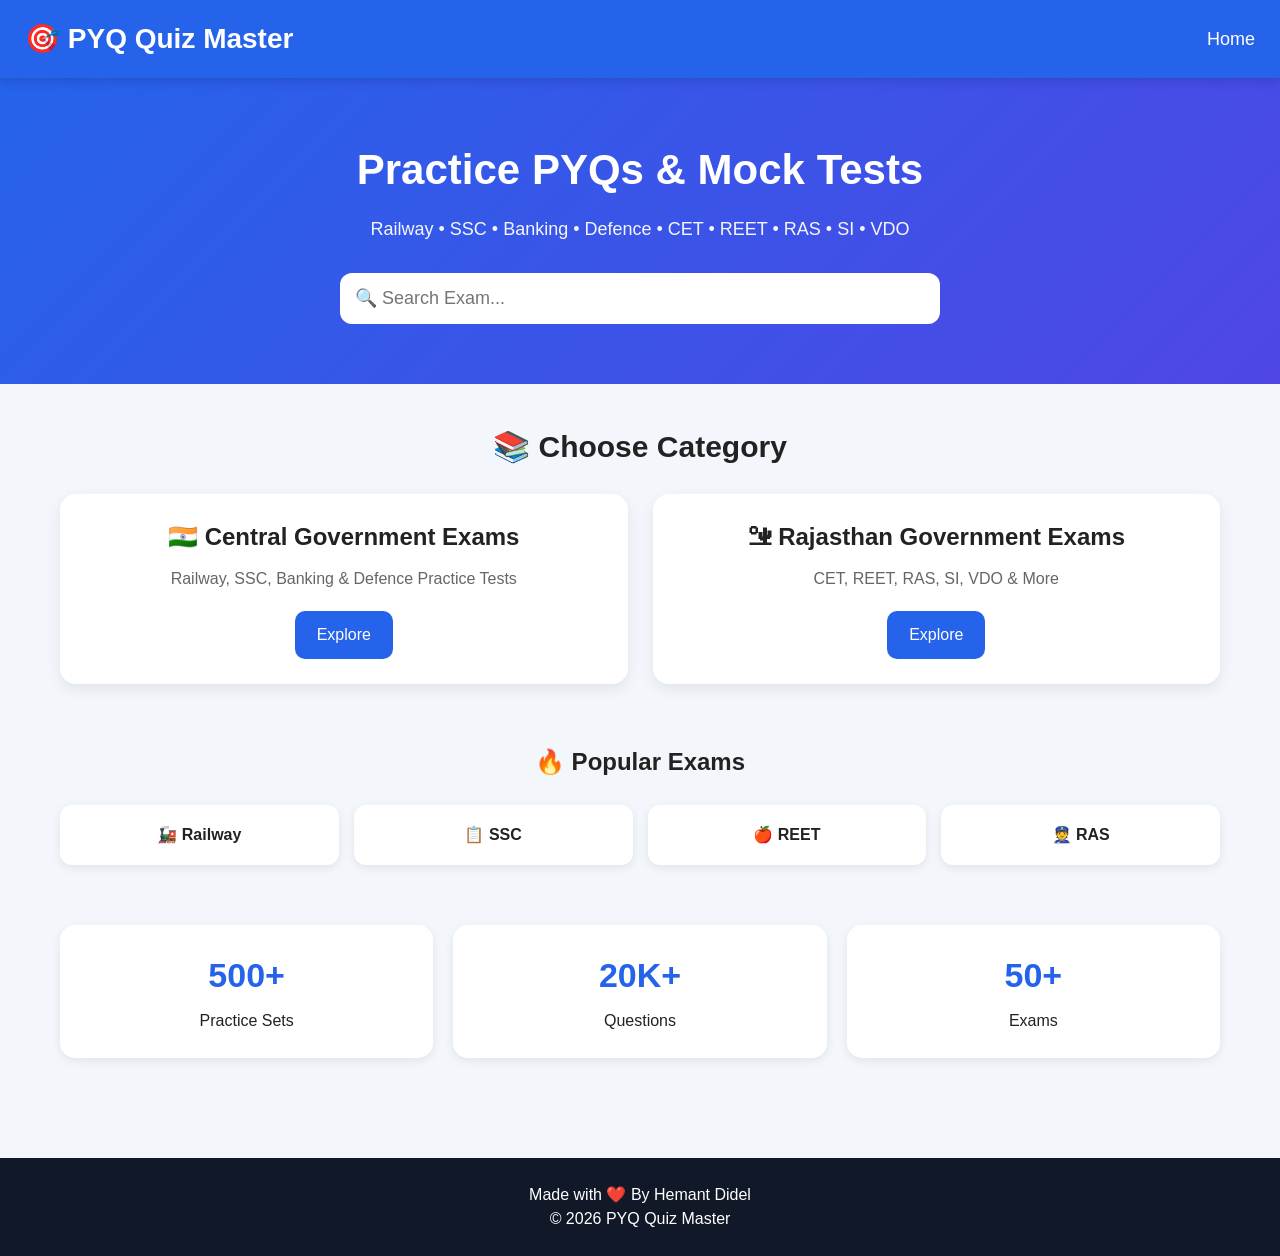
<file: index.html>
<!DOCTYPE html>
<html lang="hi">

<head>

<meta charset="UTF-8">

<meta name="viewport" content="width=device-width, initial-scale=1.0">

<title>PYQ Quiz Master</title>

<link rel="stylesheet" href="css/style.css">

</head>

<body>

<header class="header">

<div class="logo">

🎯 PYQ Quiz Master

</div>

<nav>

<a href="index.html">Home</a>

</nav>

</header>

<section class="hero">

<h1>

Practice PYQs & Mock Tests

</h1>

<p>

Railway • SSC • Banking • Defence • CET • REET • RAS • SI • VDO

</p>

<div class="search">

<input
type="text"
id="searchInput"
placeholder="🔍 Search Exam...">

</div>

</section>

<main class="container">

<h2 class="title">

📚 Choose Category

</h2>

<div

class="grid"

id="categoryContainer">

<div class="card">

<h3>

Loading...

</h3>

</div>

</div>

<section class="popular">

<h2>

🔥 Popular Exams

</h2>

<div class="popular-grid">

<a
class="popular-item"
href="category.html?category=central">

🚂 Railway

</a>

<a
class="popular-item"
href="category.html?category=central">

📋 SSC

</a>

<a
class="popular-item"
href="category.html?category=rajasthan">

🍎 REET

</a>

<a
class="popular-item"
href="category.html?category=rajasthan">

👮 RAS

</a>

</div>

</section>

<section class="stats">

<div class="stat">

<h3>

500+

</h3>

<p>

Practice Sets

</p>

</div>

<div class="stat">

<h3>

20K+

</h3>

<p>

Questions

</p>

</div>

<div class="stat">

<h3>

50+

</h3>

<p>

Exams

</p>

</div>

</section>

</main>

<footer>

<p>

Made with ❤️ By Hemant Didel

</p>

<p>

© 2026 PYQ Quiz Master

</p>

</footer>

<script src="js/app.js"></script>

</body>

</html>
</file>
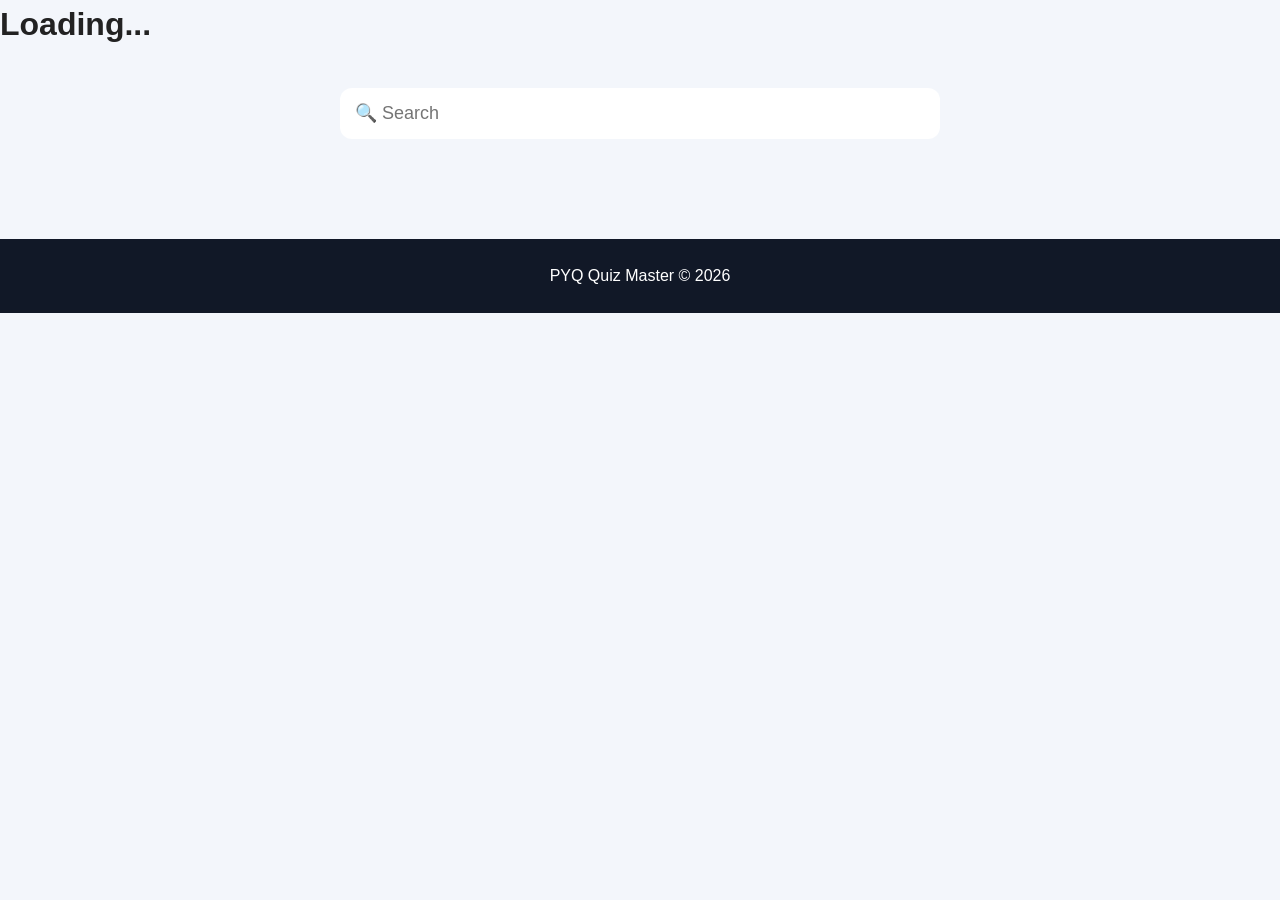
<file: exam.html>
<!DOCTYPE html>
<html lang="hi">

<head>

<meta charset="UTF-8">

<meta name="viewport" content="width=device-width, initial-scale=1.0">

<title>Exams</title>

<link rel="stylesheet" href="css/style.css">

</head>

<body>

<header>

<h1 id="pageTitle">
Loading...
</h1>

</header>

<div class="container">

<div class="search">

<input
id="searchInput"
type="text"
placeholder="🔍 Search">

</div>

<div
class="grid"
id="examContainer">

</div>

</div>

<footer>

PYQ Quiz Master © 2026

</footer>

<script src="js/exam.js"></script>

</body>

</html>
</file>
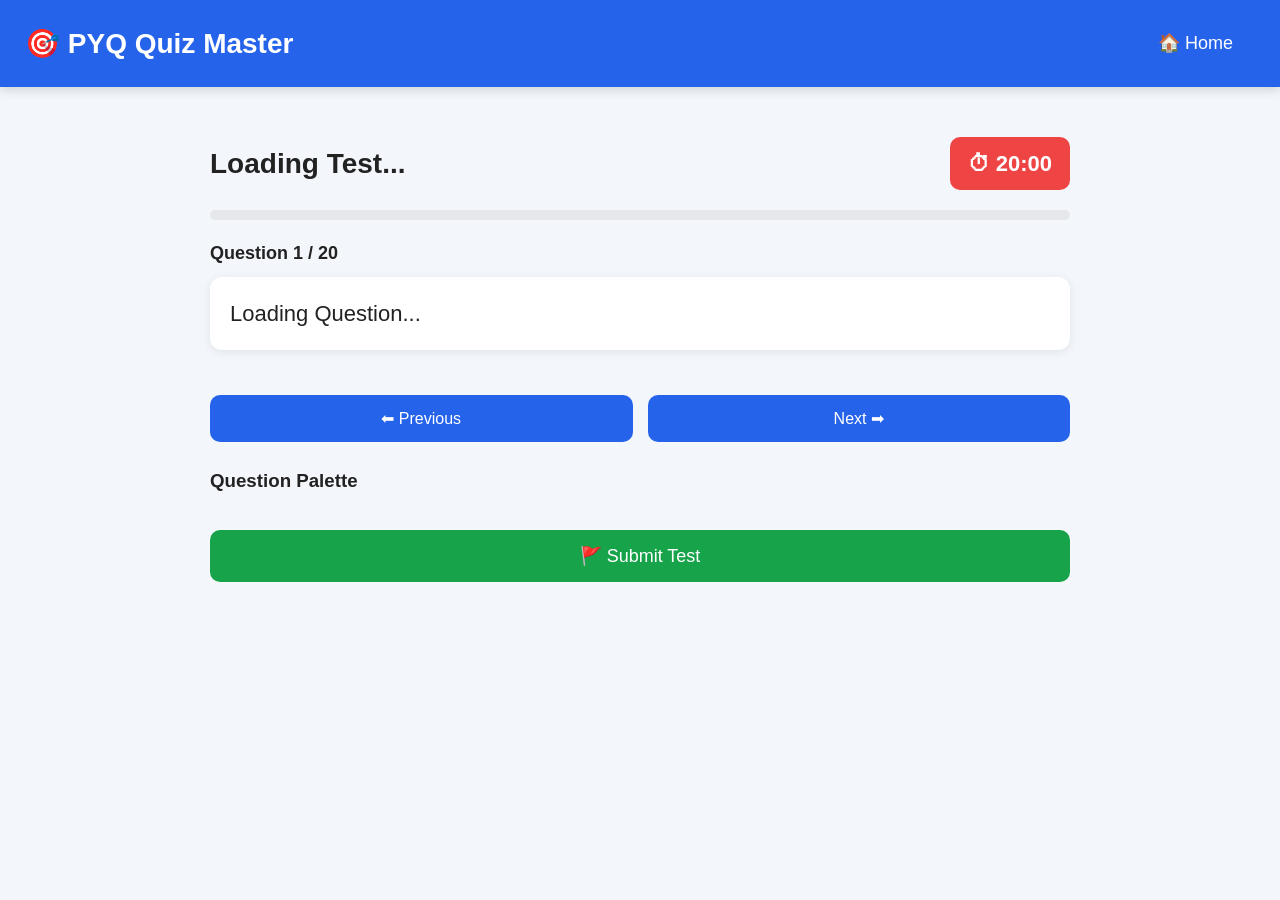
<file: quiz.html>
<!DOCTYPE html>
<html lang="hi">

<head>

<meta charset="UTF-8">

<meta name="viewport" content="width=device-width, initial-scale=1.0">

<title>Quiz | PYQ Quiz Master</title>

<link rel="stylesheet" href="css/style.css">

<link rel="stylesheet" href="css/quiz.css">

</head>

<body>

<header class="header">

<div class="logo">

🎯 PYQ Quiz Master

</div>

<a href="index.html" class="btn">

🏠 Home

</a>

</header>

<div class="quiz-container">

<div class="quiz-top">

<h2 id="quizTitle">

Loading Test...

</h2>

<div id="timer">

⏱ 20:00

</div>

</div>

<div class="progress">

<div id="progressBar"></div>

</div>

<div id="questionNumber">

Question 1 / 20

</div>

<div id="questionBox">

Loading Question...

</div>

<div id="optionsBox">

</div>

<div class="navigation">

<button id="prevBtn">

⬅ Previous

</button>

<button id="nextBtn">

Next ➡

</button>

</div>

<h3>

Question Palette

</h3>

<div id="palette">

</div>

<button id="submitBtn">

🚩 Submit Test

</button>

</div>

<script src="js/quiz.js"></script>

</body>

</html>
</file>
<file: css/style.css>
/* =========================
   RESET
========================= */

*{
margin:0;
padding:0;
box-sizing:border-box;
font-family:Arial,sans-serif;
}

body{
background:#f3f6fb;
color:#222;
line-height:1.5;
}

/* =========================
   HEADER
========================= */

.header{

display:flex;
justify-content:space-between;
align-items:center;

padding:18px 25px;

background:#2563eb;

color:#fff;

position:sticky;
top:0;

z-index:1000;

box-shadow:0 3px 10px rgba(0,0,0,.15);

}

.logo{

font-size:28px;
font-weight:bold;

}

.header a{

color:white;
text-decoration:none;
font-size:18px;

}

/* =========================
   HERO
========================= */

.hero{

padding:60px 20px;

text-align:center;

background:linear-gradient(135deg,#2563eb,#4f46e5);

color:white;

}

.hero h1{

font-size:42px;
margin-bottom:15px;

}

.hero p{

font-size:18px;
opacity:.95;

margin-bottom:30px;

}

/* =========================
   SEARCH
========================= */

.search{

max-width:600px;
margin:auto;

}

.search input{

width:100%;

padding:15px;

font-size:18px;

border:none;

border-radius:12px;

outline:none;

}

/* =========================
   CONTAINER
========================= */

.container{

max-width:1200px;

margin:auto;

padding:40px 20px;

}

.title{

margin-bottom:25px;

font-size:30px;

text-align:center;

}

/* =========================
   GRID
========================= */

.grid{

display:grid;

grid-template-columns:

repeat(auto-fit,minmax(280px,1fr));

gap:25px;

}

/* =========================
   CARD
========================= */

.card{

background:white;

padding:25px;

border-radius:16px;

box-shadow:0 5px 15px rgba(0,0,0,.08);

transition:.3s;

text-align:center;

}

.card:hover{

transform:translateY(-8px);

}

.card h2,
.card h3{

margin-bottom:12px;

}

.card p{

color:#666;

margin-bottom:20px;

}

/* =========================
   BUTTON
========================= */

.btn{

display:inline-block;

padding:12px 22px;

background:#2563eb;

color:white;

text-decoration:none;

border-radius:10px;

transition:.3s;

}

.btn:hover{

background:#1d4ed8;

}

/* =========================
   POPULAR
========================= */

.popular{

margin-top:60px;

}

.popular h2{

text-align:center;

margin-bottom:25px;

}

.popular-grid{

display:grid;

grid-template-columns:

repeat(auto-fit,minmax(160px,1fr));

gap:15px;

}

.popular-item{

background:white;

padding:18px;

border-radius:12px;

text-align:center;

text-decoration:none;

color:#222;

font-weight:bold;

box-shadow:0 3px 10px rgba(0,0,0,.08);

transition:.3s;

}

.popular-item:hover{

background:#2563eb;

color:white;

}

/* =========================
   STATS
========================= */

.stats{

display:grid;

grid-template-columns:

repeat(auto-fit,minmax(180px,1fr));

gap:20px;

margin-top:60px;

}

.stat{

background:white;

padding:25px;

border-radius:15px;

text-align:center;

box-shadow:0 3px 10px rgba(0,0,0,.08);

}

.stat h3{

font-size:34px;

color:#2563eb;

margin-bottom:8px;

}

/* =========================
   FOOTER
========================= */

footer{

margin-top:60px;

padding:25px;

background:#111827;

color:white;

text-align:center;

}

/* =========================
   MOBILE
========================= */

@media(max-width:768px){

.header{

padding:15px;

}

.logo{

font-size:22px;

}

.hero{

padding:40px 15px;

}

.hero h1{

font-size:28px;

}

.hero p{

font-size:15px;

}

.title{

font-size:24px;

}

.search input{

font-size:16px;

padding:12px;

}

.container{

padding:20px 15px;

}

}
</file>
<file: css/quiz.css>
/* ===========================
   QUIZ CONTAINER
=========================== */

.quiz-container{

max-width:900px;

margin:30px auto;

padding:20px;

}

/* ===========================
   TOP
=========================== */

.quiz-top{

display:flex;

justify-content:space-between;

align-items:center;

margin-bottom:20px;

gap:20px;

flex-wrap:wrap;

}

#quizTitle{

font-size:28px;

}

#timer{

background:#ef4444;

color:white;

padding:10px 18px;

border-radius:10px;

font-size:22px;

font-weight:bold;

}

/* ===========================
   PROGRESS
=========================== */

.progress{

width:100%;

height:10px;

background:#e5e7eb;

border-radius:20px;

overflow:hidden;

margin-bottom:20px;

}

#progressBar{

width:0%;

height:100%;

background:#2563eb;

transition:.3s;

}

/* ===========================
   QUESTION
=========================== */

#questionNumber{

font-size:18px;

font-weight:bold;

margin-bottom:10px;

}

#questionBox{

background:white;

padding:20px;

border-radius:12px;

font-size:22px;

box-shadow:0 2px 10px rgba(0,0,0,.08);

margin-bottom:20px;

}

/* ===========================
   OPTIONS
=========================== */

#optionsBox{

display:flex;

flex-direction:column;

gap:15px;

margin-bottom:25px;

}

.option{

background:white;

padding:15px;

border-radius:10px;

cursor:pointer;

border:2px solid transparent;

box-shadow:0 2px 8px rgba(0,0,0,.08);

transition:.3s;

}

.option:hover{

border-color:#2563eb;

}

.selected{

background:#dbeafe;

border-color:#2563eb;

}

/* ===========================
   BUTTONS
=========================== */

.navigation{

display:flex;

justify-content:space-between;

gap:15px;

margin-bottom:25px;

}

.navigation button{

flex:1;

padding:14px;

border:none;

border-radius:10px;

background:#2563eb;

color:white;

cursor:pointer;

font-size:16px;

}

#submitBtn{

width:100%;

padding:15px;

margin-top:20px;

background:#16a34a;

color:white;

border:none;

border-radius:10px;

font-size:18px;

cursor:pointer;

}

/* ===========================
   PALETTE
=========================== */

#palette{

display:grid;

grid-template-columns:repeat(auto-fill,minmax(45px,1fr));

gap:10px;

margin-top:15px;

}

.palette-btn{

height:45px;

border:none;

border-radius:8px;

background:#e5e7eb;

cursor:pointer;

font-weight:bold;

}

.palette-current{

background:#2563eb;

color:white;

}

.palette-answered{

background:#16a34a;

color:white;

}

/* ===========================
   MOBILE
=========================== */

@media(max-width:768px){

.quiz-container{

padding:12px;

}

#quizTitle{

font-size:22px;

}

#timer{

font-size:18px;

}

#questionBox{

font-size:18px;

padding:15px;

}

.navigation{

flex-direction:column;

}

.navigation button{

width:100%;

}

}
</file>
